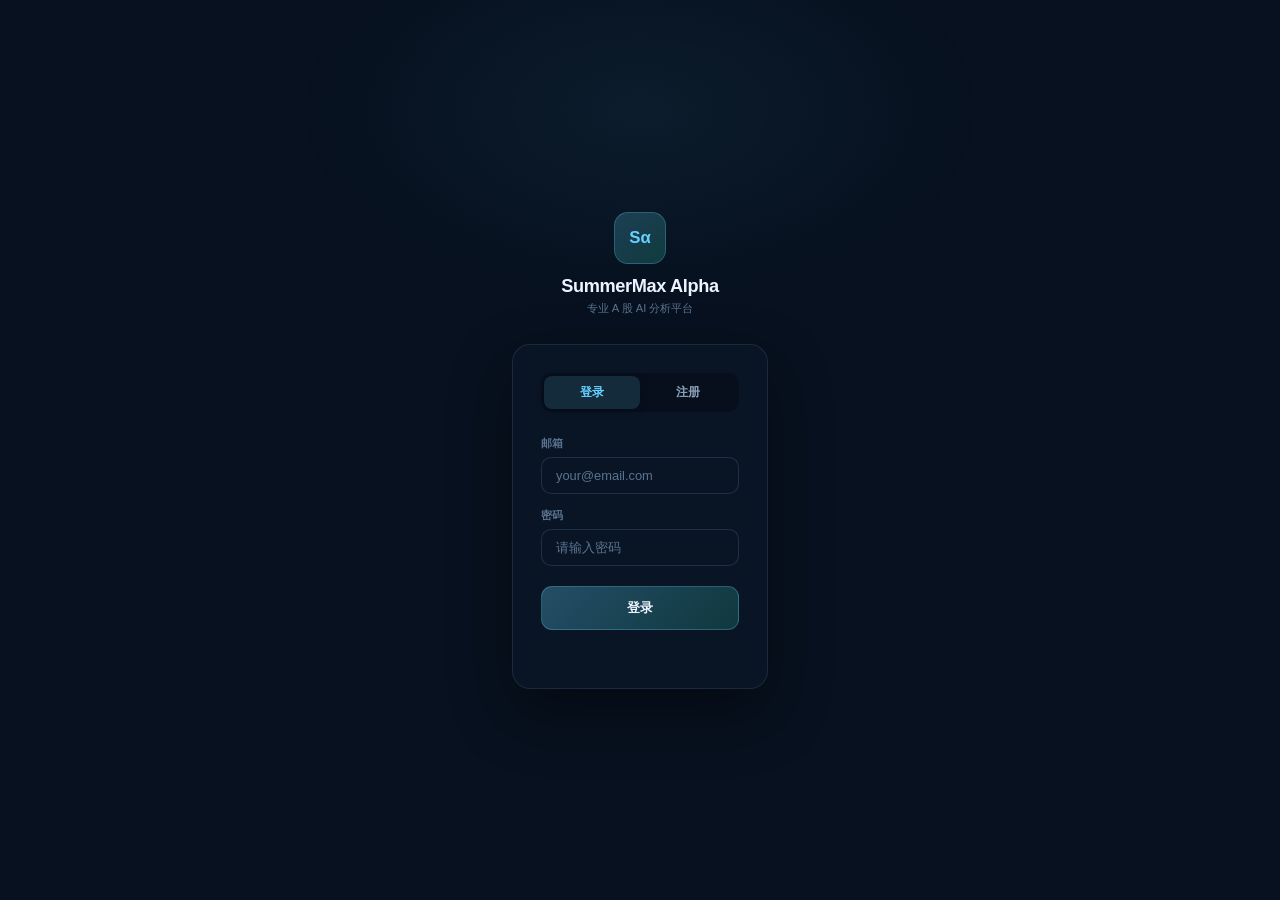
<file: frontend/auth.html>
<!DOCTYPE html>
<html lang="zh-CN">
  <head>
    <meta charset="UTF-8" />
    <meta name="viewport" content="width=device-width, initial-scale=1.0" />
    <title>SummerMax Alpha · 登录 / 注册</title>
    <style>
      :root {
        --bg: #07111f;
        --panel: rgba(10, 22, 38, 0.95);
        --line: rgba(132, 157, 189, 0.15);
        --text: #edf4ff;
        --muted: #8ea3bd;
        --muted-2: #5a7490;
        --accent: #66d1ff;
        --bull: #2ed09a;
        --bear: #ff6b7e;
      }

      * { box-sizing: border-box; margin: 0; padding: 0; }

      html, body {
        min-height: 100%;
        color: var(--text);
        font-family: "PingFang SC", "Noto Sans SC", "Avenir Next", sans-serif;
        font-size: 14px;
        background: #07111f;
        display: flex;
        flex-direction: column;
        align-items: center;
        justify-content: center;
        padding: 20px;
      }

      /* Background glow */
      body::before {
        content: "";
        position: fixed;
        top: -10%;
        left: 50%;
        transform: translateX(-50%);
        width: 700px;
        height: 400px;
        background: radial-gradient(ellipse, rgba(102,209,255,0.06) 0%, transparent 70%);
        pointer-events: none;
      }

      /* ── Brand header ── */
      .brand {
        text-align: center;
        margin-bottom: 28px;
      }

      .brand-logo {
        display: inline-grid;
        place-items: center;
        width: 52px; height: 52px;
        border-radius: 14px;
        background: linear-gradient(135deg, rgba(102,209,255,0.22), rgba(36,163,135,0.28));
        border: 1px solid rgba(102,209,255,0.25);
        font-size: 1.2rem; font-weight: 900;
        color: var(--accent);
        margin-bottom: 12px;
      }

      .brand-title {
        font-size: 1.3rem; font-weight: 800;
        letter-spacing: -0.02em;
      }

      .brand-sub {
        font-size: 0.8rem; color: var(--muted-2);
        margin-top: 4px;
      }

      /* ── Card ── */
      .card {
        width: 100%;
        max-width: 400px;
        background: var(--panel);
        border: 1px solid var(--line);
        border-radius: 18px;
        padding: 28px 28px 24px;
        backdrop-filter: blur(12px);
        box-shadow: 0 24px 60px rgba(0,0,0,0.4);
      }

      /* ── Tabs ── */
      .tabs {
        display: flex;
        background: rgba(0,0,0,0.25);
        border-radius: 10px;
        padding: 3px;
        margin-bottom: 24px;
      }

      .tab {
        flex: 1;
        padding: 8px;
        border: none; border-radius: 8px;
        background: transparent; color: var(--muted);
        font-family: inherit; font-size: 0.88rem; font-weight: 600;
        cursor: pointer;
        transition: all 0.2s;
      }

      .tab.active {
        background: rgba(102,209,255,0.14);
        color: var(--accent);
        box-shadow: 0 2px 8px rgba(0,0,0,0.2);
      }

      /* ── Form ── */
      .form-group { margin-bottom: 14px; }

      label {
        display: block;
        font-size: 0.78rem; color: var(--muted-2);
        margin-bottom: 6px; font-weight: 600;
        letter-spacing: 0.03em;
      }

      input[type="email"],
      input[type="password"],
      input[type="text"] {
        width: 100%;
        background: rgba(10, 22, 38, 0.8);
        border: 1px solid rgba(132,157,189,0.2);
        border-radius: 10px;
        color: var(--text);
        font-family: inherit; font-size: 0.92rem;
        padding: 10px 14px;
        outline: none;
        transition: border-color 0.2s;
      }

      input:focus { border-color: rgba(102,209,255,0.4); }
      input::placeholder { color: var(--muted-2); }
      input:disabled { opacity: 0.5; cursor: not-allowed; }

      /* ── Code row ── */
      .code-row { display: flex; gap: 8px; }
      .code-row input { flex: 1; }

      .send-code-btn {
        padding: 10px 14px;
        border-radius: 10px;
        border: 1px solid rgba(102,209,255,0.25);
        background: rgba(102,209,255,0.1);
        color: var(--accent);
        font-family: inherit; font-size: 0.8rem; font-weight: 700;
        cursor: pointer; white-space: nowrap;
        transition: background 0.15s;
      }
      .send-code-btn:hover:not(:disabled) { background: rgba(102,209,255,0.2); }
      .send-code-btn:disabled { opacity: 0.45; cursor: not-allowed; }

      /* ── Submit button ── */
      .submit-btn {
        width: 100%;
        margin-top: 6px;
        padding: 12px;
        border-radius: 11px; border: none;
        background: linear-gradient(135deg, rgba(102,209,255,0.3), rgba(36,163,135,0.26));
        color: var(--text);
        font-family: inherit; font-size: 0.96rem; font-weight: 700;
        cursor: pointer;
        transition: background 0.2s, opacity 0.2s;
        border: 1px solid rgba(102,209,255,0.25);
      }
      .submit-btn:hover:not(:disabled) { background: linear-gradient(135deg, rgba(102,209,255,0.44), rgba(36,163,135,0.38)); }
      .submit-btn:disabled { opacity: 0.4; cursor: not-allowed; }

      /* ── Status message ── */
      .status {
        min-height: 22px;
        margin-top: 12px;
        font-size: 0.8rem;
        text-align: center;
        border-radius: 8px;
        padding: 0 4px;
      }

      .status.ok { color: var(--bull); }
      .status.err { color: var(--bear); }
      .status.info { color: var(--muted); }

      /* ── Divider ── */
      .divider {
        display: flex; align-items: center; gap: 10px;
        margin: 18px 0 14px;
        color: var(--muted-2); font-size: 0.72rem;
      }
      .divider::before, .divider::after {
        content: ""; flex: 1;
        height: 1px; background: var(--line);
      }

      /* ── Password strength ── */
      .pw-hint {
        font-size: 0.72rem; color: var(--muted-2);
        margin-top: 4px;
      }

      /* ── Step indicator ── */
      .step-dot {
        display: flex; justify-content: center; gap: 6px; margin-bottom: 18px;
      }
      .dot {
        width: 6px; height: 6px; border-radius: 50%;
        background: rgba(132,157,189,0.25);
        transition: background 0.2s;
      }
      .dot.active { background: var(--accent); }
    </style>
  </head>
  <body>

    <div class="brand">
      <div class="brand-logo">Sα</div>
      <div class="brand-title">SummerMax Alpha</div>
      <div class="brand-sub">专业 A 股 AI 分析平台</div>
    </div>

    <div class="card">
      <div class="tabs">
        <button class="tab active" id="loginTab">登录</button>
        <button class="tab" id="registerTab">注册</button>
      </div>

      <!-- Login form -->
      <div id="loginForm">
        <div class="form-group">
          <label>邮箱</label>
          <input type="email" id="loginEmail" placeholder="your@email.com" autocomplete="email" />
        </div>
        <div class="form-group">
          <label>密码</label>
          <input type="password" id="loginPassword" placeholder="请输入密码" autocomplete="current-password" />
        </div>
        <button class="submit-btn" id="loginBtn">登录</button>
        <div class="status" id="loginStatus"></div>
      </div>

      <!-- Register form -->
      <div id="registerForm" style="display:none">
        <div class="step-dot">
          <div class="dot active" id="dot1"></div>
          <div class="dot" id="dot2"></div>
        </div>

        <!-- Step 1: Email + send code -->
        <div id="regStep1">
          <div class="form-group">
            <label>邮箱地址</label>
            <div class="code-row">
              <input type="email" id="regEmail" placeholder="your@email.com" autocomplete="email" />
              <button class="send-code-btn" id="sendCodeBtn">发送验证码</button>
            </div>
          </div>
          <div class="status" id="codeStatus"></div>
        </div>

        <!-- Step 2: Code + password -->
        <div id="regStep2" style="display:none">
          <div class="form-group">
            <label>验证码（已发至邮箱）</label>
            <input type="text" id="regCode" placeholder="6 位数字验证码" maxlength="6" inputmode="numeric" />
          </div>
          <div class="form-group">
            <label>设置密码</label>
            <input type="password" id="regPassword" placeholder="至少 8 位" autocomplete="new-password" />
            <div class="pw-hint" id="pwHint"></div>
          </div>
          <div class="form-group">
            <label>确认密码</label>
            <input type="password" id="regPasswordConfirm" placeholder="再次输入密码" autocomplete="new-password" />
          </div>
          <button class="submit-btn" id="registerBtn">完成注册</button>
          <div class="status" id="registerStatus"></div>
        </div>
      </div>
    </div>

    <script>
      const DEFAULT_API_BASE = window.location.origin;

      function getApiBase() {
        const saved = localStorage.getItem("summermax-alpha-api-base");
        const preferred = location.hostname.includes("onrender.com") ? DEFAULT_API_BASE : (saved || DEFAULT_API_BASE);
        return preferred.trim().replace(/\/+$/, "");
      }

      function setStatus(el, msg, type) {
        el.textContent = msg;
        el.className = `status ${type}`;
      }

      // ── Tab switching ──────────────────────────────────────────────────────

      const loginTab = document.getElementById("loginTab");
      const registerTab = document.getElementById("registerTab");
      const loginFormEl = document.getElementById("loginForm");
      const registerFormEl = document.getElementById("registerForm");

      loginTab.addEventListener("click", () => {
        loginTab.classList.add("active");
        registerTab.classList.remove("active");
        loginFormEl.style.display = "";
        registerFormEl.style.display = "none";
      });

      registerTab.addEventListener("click", () => {
        registerTab.classList.add("active");
        loginTab.classList.remove("active");
        registerFormEl.style.display = "";
        loginFormEl.style.display = "none";
      });

      // ── Login ──────────────────────────────────────────────────────────────

      const loginBtn = document.getElementById("loginBtn");
      const loginStatus = document.getElementById("loginStatus");

      async function doLogin() {
        const email = document.getElementById("loginEmail").value.trim();
        const password = document.getElementById("loginPassword").value;
        if (!email || !password) { setStatus(loginStatus, "请填写邮箱和密码", "err"); return; }

        loginBtn.disabled = true;
        loginBtn.textContent = "登录中…";
        setStatus(loginStatus, "", "");

        try {
          const res = await fetch(`${getApiBase()}/auth/login`, {
            method: "POST",
            headers: { "Content-Type": "application/json" },
            body: JSON.stringify({ email, password }),
          });
          const data = await res.json();
          if (!res.ok) { setStatus(loginStatus, data.detail || "登录失败", "err"); return; }

          localStorage.setItem("summermax-token", data.token);
          localStorage.setItem("summermax-email", data.email);
          localStorage.setItem("summermax-role", data.role);
          setStatus(loginStatus, data.message || "登录成功", "ok");
          setTimeout(() => { window.location.href = "/chat"; }, 600);
        } catch {
          setStatus(loginStatus, "网络错误，请检查连接", "err");
        } finally {
          loginBtn.disabled = false;
          loginBtn.textContent = "登录";
        }
      }

      loginBtn.addEventListener("click", doLogin);
      document.getElementById("loginPassword").addEventListener("keydown", (e) => {
        if (e.key === "Enter") doLogin();
      });

      // ── Register: send code ────────────────────────────────────────────────

      const sendCodeBtn = document.getElementById("sendCodeBtn");
      const codeStatus = document.getElementById("codeStatus");
      let countdownTimer = null;

      async function doSendCode() {
        const email = document.getElementById("regEmail").value.trim();
        if (!email || !email.includes("@")) { setStatus(codeStatus, "请输入正确的邮箱地址", "err"); return; }

        sendCodeBtn.disabled = true;
        setStatus(codeStatus, "发送中…", "info");

        try {
          const res = await fetch(`${getApiBase()}/auth/send-code`, {
            method: "POST",
            headers: { "Content-Type": "application/json" },
            body: JSON.stringify({ email }),
          });
          const data = await res.json();
          if (!res.ok) { setStatus(codeStatus, data.detail || "发送失败", "err"); sendCodeBtn.disabled = false; return; }

          setStatus(codeStatus, data.message, "ok");
          document.getElementById("regStep2").style.display = "";
          document.getElementById("dot2").classList.add("active");
          document.getElementById("regEmail").disabled = true;

          // Countdown
          let secs = 60;
          sendCodeBtn.textContent = `${secs}s 后重发`;
          countdownTimer = setInterval(() => {
            secs--;
            if (secs <= 0) {
              clearInterval(countdownTimer);
              sendCodeBtn.disabled = false;
              sendCodeBtn.textContent = "重新发送";
            } else {
              sendCodeBtn.textContent = `${secs}s 后重发`;
            }
          }, 1000);
        } catch {
          setStatus(codeStatus, "网络错误，请重试", "err");
          sendCodeBtn.disabled = false;
        }
      }

      sendCodeBtn.addEventListener("click", doSendCode);

      // Password strength hint
      document.getElementById("regPassword").addEventListener("input", (e) => {
        const pw = e.target.value;
        const hint = document.getElementById("pwHint");
        if (pw.length === 0) { hint.textContent = ""; return; }
        if (pw.length < 8) { hint.style.color = "var(--bear)"; hint.textContent = "密码太短（至少 8 位）"; }
        else if (pw.length < 12) { hint.style.color = "var(--muted)"; hint.textContent = "强度一般"; }
        else { hint.style.color = "var(--bull)"; hint.textContent = "强度良好 ✓"; }
      });

      // ── Register: submit ───────────────────────────────────────────────────

      const registerBtn = document.getElementById("registerBtn");
      const registerStatus = document.getElementById("registerStatus");

      async function doRegister() {
        const email = document.getElementById("regEmail").value.trim();
        const code = document.getElementById("regCode").value.trim();
        const password = document.getElementById("regPassword").value;
        const confirm = document.getElementById("regPasswordConfirm").value;

        if (!code || code.length !== 6) { setStatus(registerStatus, "请输入 6 位验证码", "err"); return; }
        if (password.length < 8) { setStatus(registerStatus, "密码至少需要 8 位", "err"); return; }
        if (password !== confirm) { setStatus(registerStatus, "两次密码不一致", "err"); return; }

        registerBtn.disabled = true;
        registerBtn.textContent = "注册中…";
        setStatus(registerStatus, "", "");

        try {
          const res = await fetch(`${getApiBase()}/auth/register`, {
            method: "POST",
            headers: { "Content-Type": "application/json" },
            body: JSON.stringify({ email, code, password }),
          });
          const data = await res.json();
          if (!res.ok) { setStatus(registerStatus, data.detail || "注册失败", "err"); return; }

          localStorage.setItem("summermax-token", data.token);
          localStorage.setItem("summermax-email", data.email);
          localStorage.setItem("summermax-role", data.role);
          setStatus(registerStatus, data.message || "注册成功！", "ok");
          setTimeout(() => { window.location.href = "/chat"; }, 800);
        } catch {
          setStatus(registerStatus, "网络错误，请重试", "err");
        } finally {
          registerBtn.disabled = false;
          registerBtn.textContent = "完成注册";
        }
      }

      registerBtn.addEventListener("click", doRegister);

      // Auto-submit when 6-digit code is entered
      document.getElementById("regCode").addEventListener("input", (e) => {
        if (e.target.value.length === 6) registerBtn.focus();
      });

      // ── Check if already logged in ────────────────────────────────────────

      const token = localStorage.getItem("summermax-token");
      if (token) {
        // Verify token is still valid
        fetch(`${getApiBase()}/auth/me`, {
          headers: { "Authorization": `Bearer ${token}` },
        }).then((r) => {
          if (r.ok) window.location.href = "/chat";
        }).catch(() => {});
      }
    </script>
  </body>
</html>
</file>
